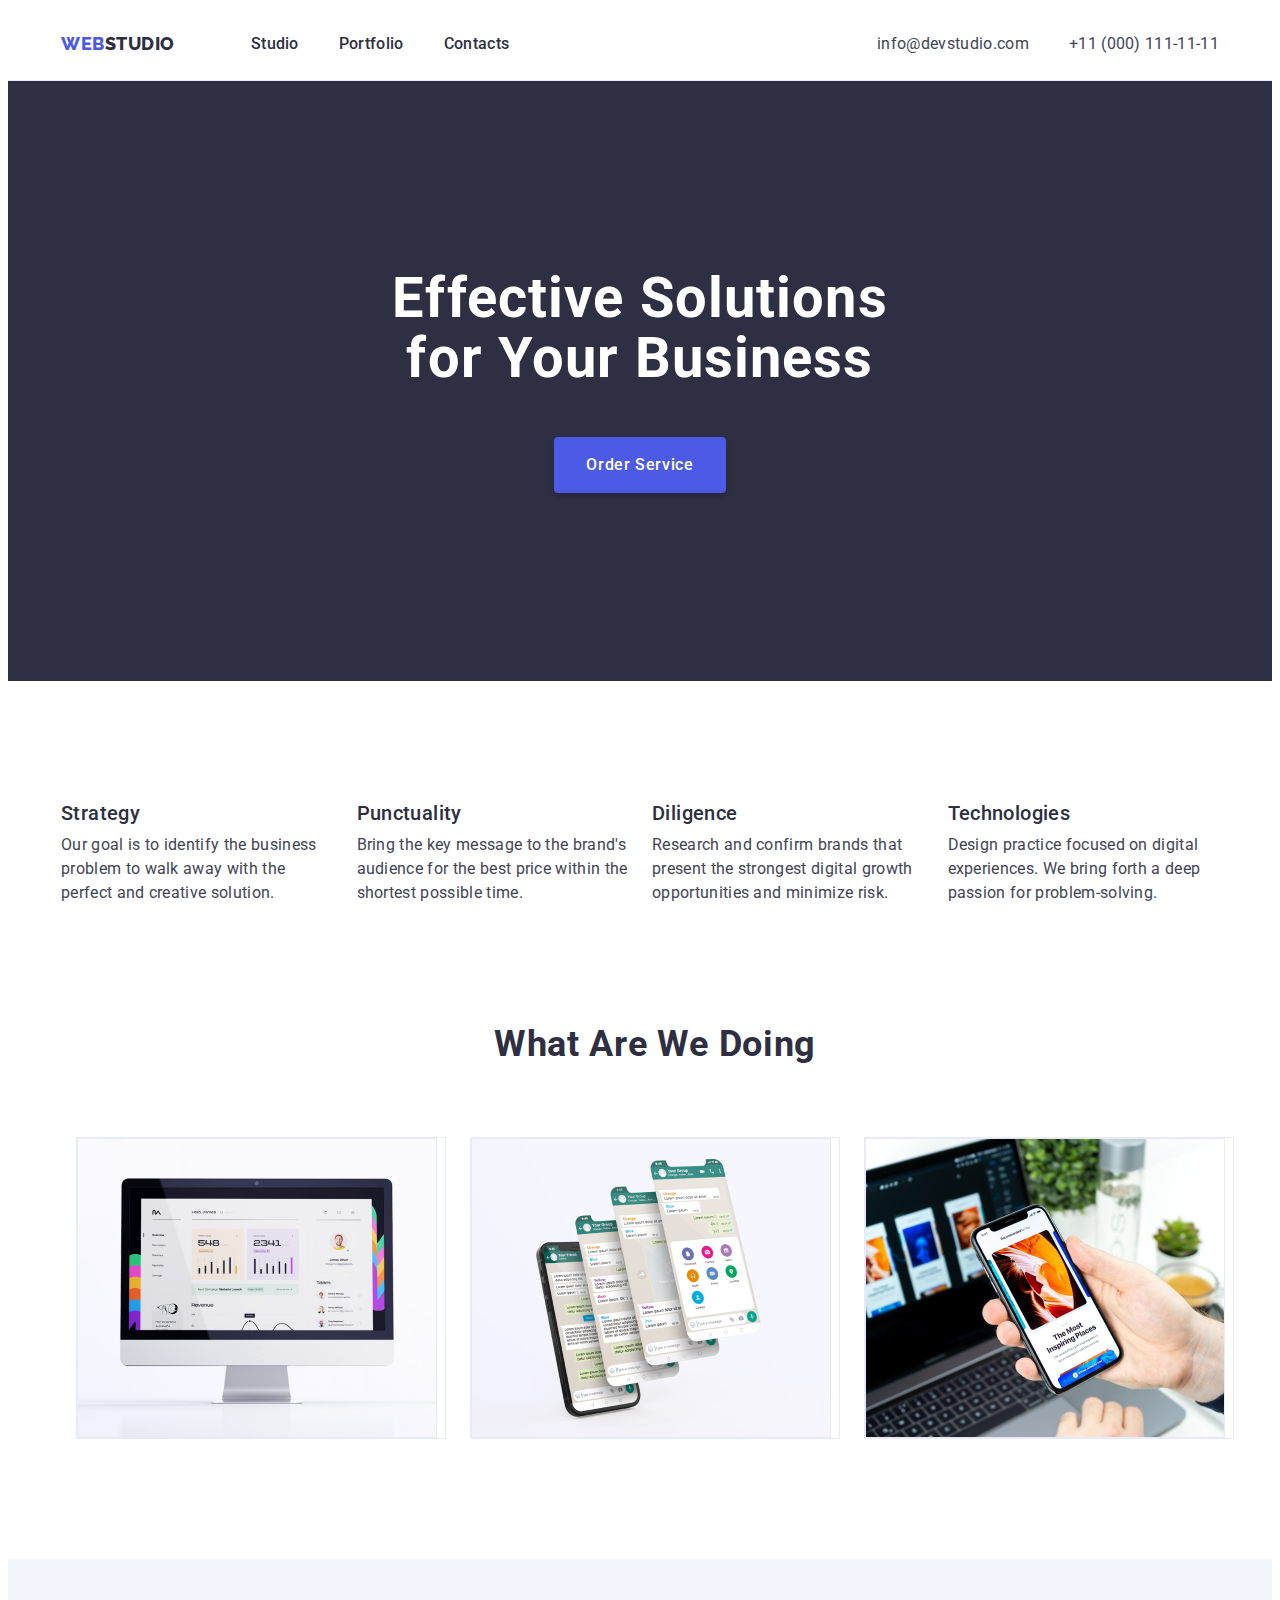
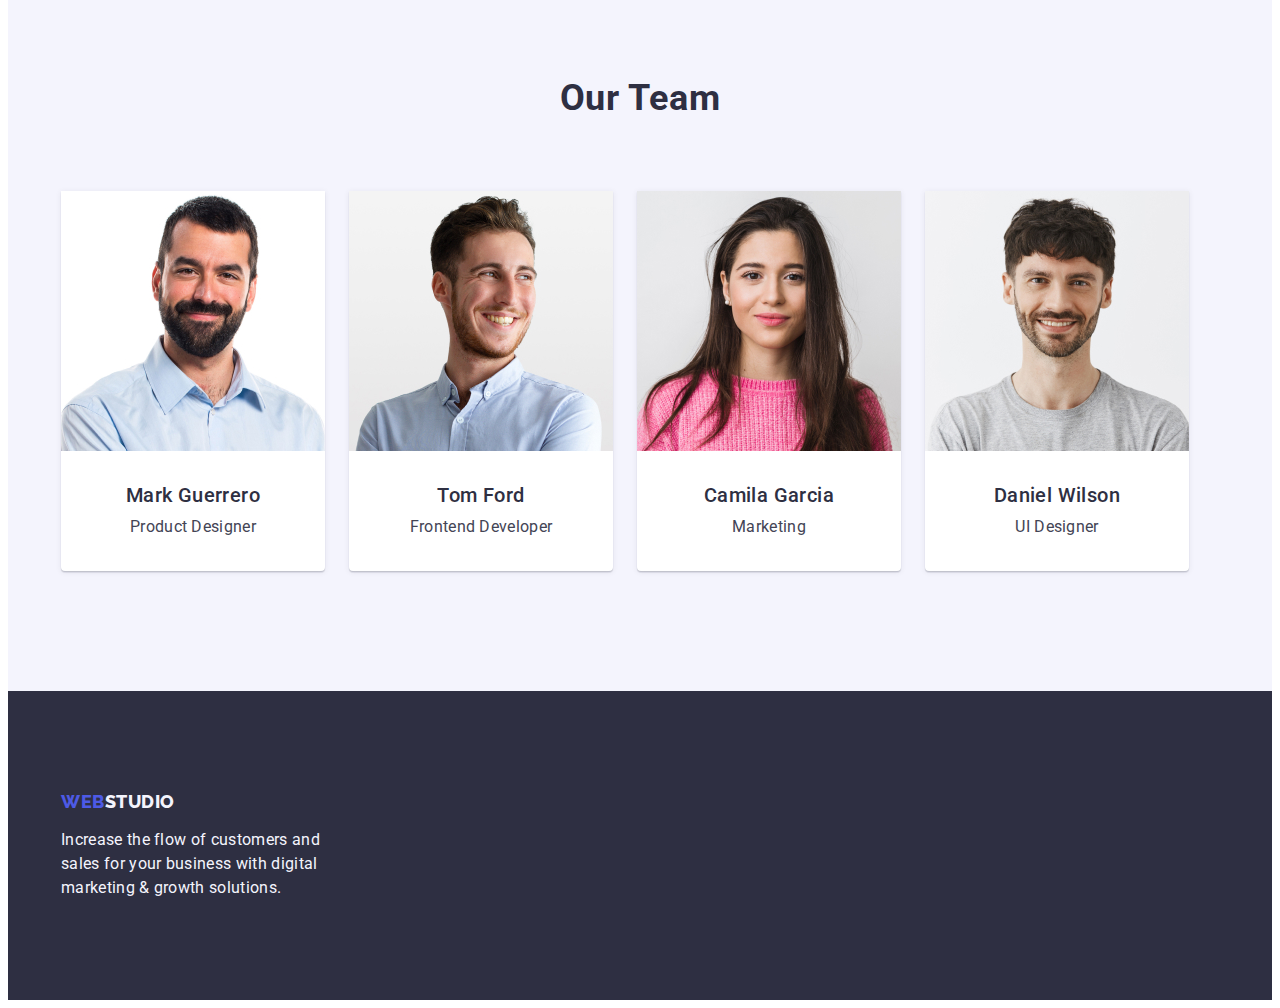
<file: index.html>
<!DOCTYPE html>
<html lang="en">
  <head>
    <meta charset="UTF-8" />
    <meta http-equiv="X-UA-Compatible" content="IE=edge" />
    <meta name="viewport" content="width=device-width, initial-scale=1.0" />
    <link rel="preconnect" href="https://fonts.googleapis.com" />
    <link rel="preconnect" href="https://fonts.gstatic.com" crossorigin />
    <link
      href="https://fonts.googleapis.com/css2?family=Raleway:wght@800&family=Roboto:wght@400;500;700;900&display=swap"
      rel="stylesheet"
    />
    <link rel="stylesheet" href="https://cdnjs.cloudflare.com/ajax/libs/modern-normalize/1.1.0/modern-normalize.min.css" integrity="sha512-wpPYUAdjBVSE4KJnH1VR1HeZfpl1ub8YT/NKx4PuQ5NmX2tKuGu6U/JRp5y+Y8XG2tV+wKQpNHVUX03MfMFn9Q==" crossorigin="anonymous" referrerpolicy="no-referrer" />
    <link rel="stylesheet" href="./css/style.css" />
    <title>WebStudio</title>
  </head>
  <body>
    <header class="main-header">
        <div class="header-container container">
          <nav class="header-navigation">
            <a
            class="logo-link link"
            href="./index.html"
            target="_blank"
            rel="noopener norefered nofollow"
            >Web<span class="title-logo">Studio</span></a
          >
              <ul class="header-menu list">
                <li class="list">
                  <a class="header-menu-item-link link" href="./index.html">Studio</a>
                </li>
                <li class="list">
                  <a class="header-menu-item-link link" href="./portfolio.html"
                    >Portfolio</a
                  >
                </li>
                <li class="list">
                  <a class="header-menu-item-link link" href="">Contacts</a>
                </li>
              </ul>
          </nav>
          <address class="header-contact-information">
            <ul class="contact-information list">
              <li class="list">
                <a class="header-menu-item-link contact-info link" href="mailto:info@devstudio.com"
                  >info@devstudio.com</a
                >
              </li>
              <li class="list">
                <a class="header-menu-item-link contact-info link" href="tel:+110001111111"
                  >+11 (000) 111-11-11</a
                >
              </li>
            </ul>
          </address>
        </div>
    </header>
    <main>
      <section class="main-section">
        <div class="main-section-banner container">
          <h1 class="main-section-title">
            Effective Solutions for Your Business
          </h1>
          <button class="main-section-button" type="button">Order Service</button>
        </div>
      </section>
      <section class="main-section-article">
        <div class="container">
          <h2 class="main-section-article-header">Our principles</h2>
          <ul class="main-section-article-list list">
            <li class="article-item list">
              <h3 class="main-section-article-title">Strategy</h3>
              <p class="main-section-article-text">
                Our goal is to identify the business problem to walk away with the
                perfect and creative solution.
              </p>
            </li>
            <li class="article-item list">
              <h3 class="main-section-article-title">Punctuality</h3>
              <p class="main-section-article-text">
                Bring the key message to the brand's audience for the best price
                within the shortest possible time.
              </p>
            </li>
            <li class="article-item list">
              <h3 class="main-section-article-title">Diligence</h3>
              <p class="main-section-article-text">
                Research and confirm brands that present the strongest digital
                growth opportunities and minimize risk.
              </p>
            </li>
            <li class="article-item list">
              <h3 class="main-section-article-title">Technologies</h3>
              <p class="main-section-article-text">
                Design practice focused on digital experiences. We bring forth a
                deep passion for problem-solving.
              </p>
            </li>
          </ul>
        </div>
      </section>
      <section class="our-products container">
        <div class="container">
          <h2 class="section-article-header">What are we doing</h2>
            <ul class="section-article-list list">
              <li class="section-article-list-item list">
                <img
                  src="./images/desctop-app.jpg"
                  alt="PC version of the site"
                  width="360"
                  height="300"
                />
              </li>
              <li class="section-article-list-item list">
                <img
                  src="./images/mobile-app.jpg"
                  alt="Adaptation of sites for mobile devices"
                  width="360"
                  height="300"
                />
              </li>
              <li class="section-article-list-item list">
                <img
                  src="./images/rectangle.jpg"
                  alt="Site interface on a mobile device"
                  width="360"
                  height="300"
                />
              </li>
            </ul>
        </div>
      </section>
      <section class="main-section-our-team">
        <div class="container">
          <h2 class="header-our-team">Our Team</h2>
          <ul class="main-section-our-team-list list">
            <li class="our-team-item-list list">
              <img
                src="./images/mark_guerrero.jpg"
                alt="Post photos of employees"
                width="264"
                height="260"
              />
              <div class="our-team-item-container">
                <h3 class="our-team-item-header">Mark Guerrero</h3>
                <p class="our-team-item-text">Product Designer</p>
              </div>
            </li>
            <li class="our-team-item-list list">
              <img
                src="./images/tom_ford.jpg"
                alt="Photo of a company employee"
                width="264"
                height="260"
              />
              <div class="our-team-item-container">
                <h3 class="our-team-item-header">Tom Ford</h3>
                <p class="our-team-item-text">Frontend Developer</p>
              </div>
            </li>
            <li class="our-team-item-list list">
              <img
                src="./images/camila_garcia.jpg"
                alt="Photo of a company employee"
                width="264"
                height="260"
              />
              <div class="our-team-item-container">
                <h3 class="our-team-item-header">Camila Garcia</h3>
              <p class="our-team-item-text">Marketing</p>
              </div>
            </li>
            <li class="our-team-item-list list">
              <img
                src="./images/daniel_wilson.jpg"
                alt="Photo of a company employee"
                width="264"
                height="260"
              />
              <div class="our-team-item-container">
                <h3 class="our-team-item-header">Daniel Wilson</h3>
              <p class="our-team-item-text">UI Designer</p>
              </div>
            </li>
          </ul>
        </div>
      </section>
    </main>
    <footer class="footer-section">
      <div class="container">
          <a
            class="footer-logo-link logo-link link"
            href="./index.html"
            target="_blank"
            rel="noopener norefered nofollow"
            >Web<span class="title-logo-footer">Studio</span></a
          >
        <p class="footer-article">
          Increase the flow of customers and sales for your business with digital
          marketing & growth solutions.
        </p>
      </div>
    </footer>
  </body>
</html>
</file>
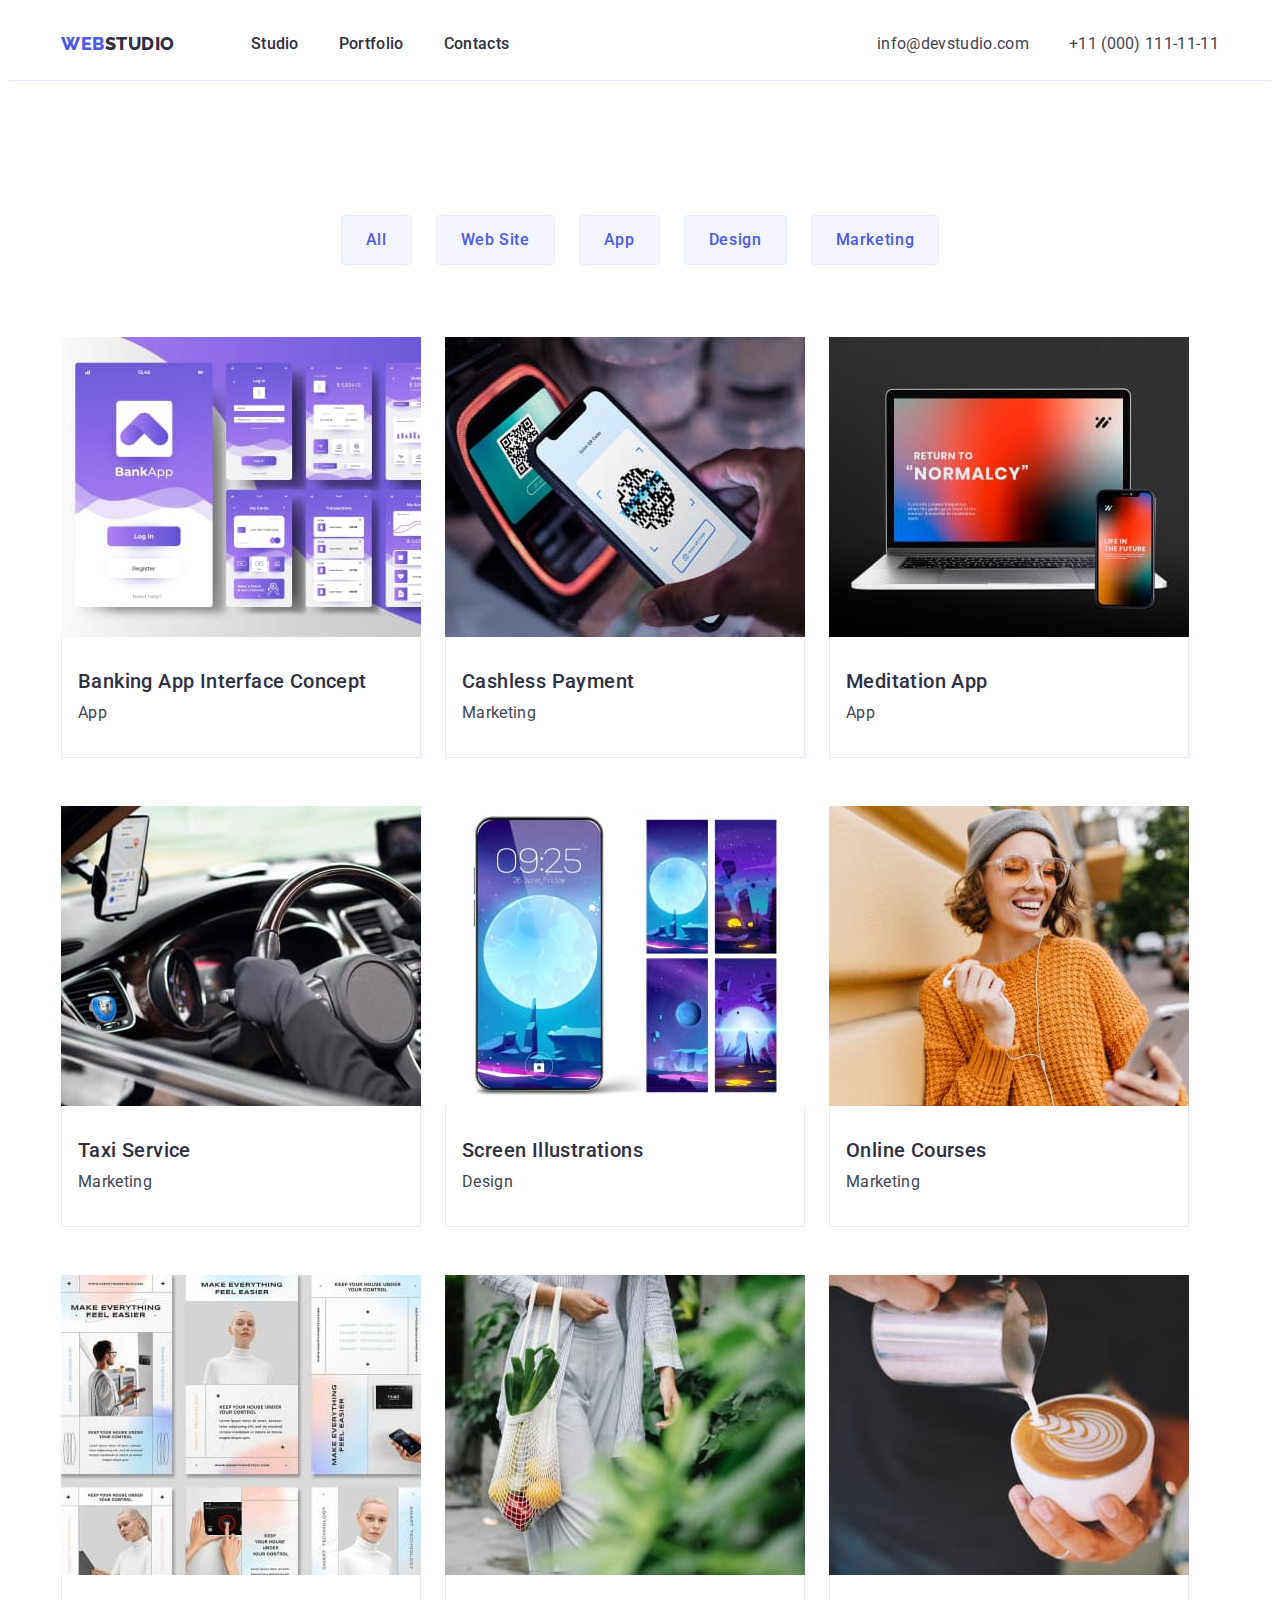
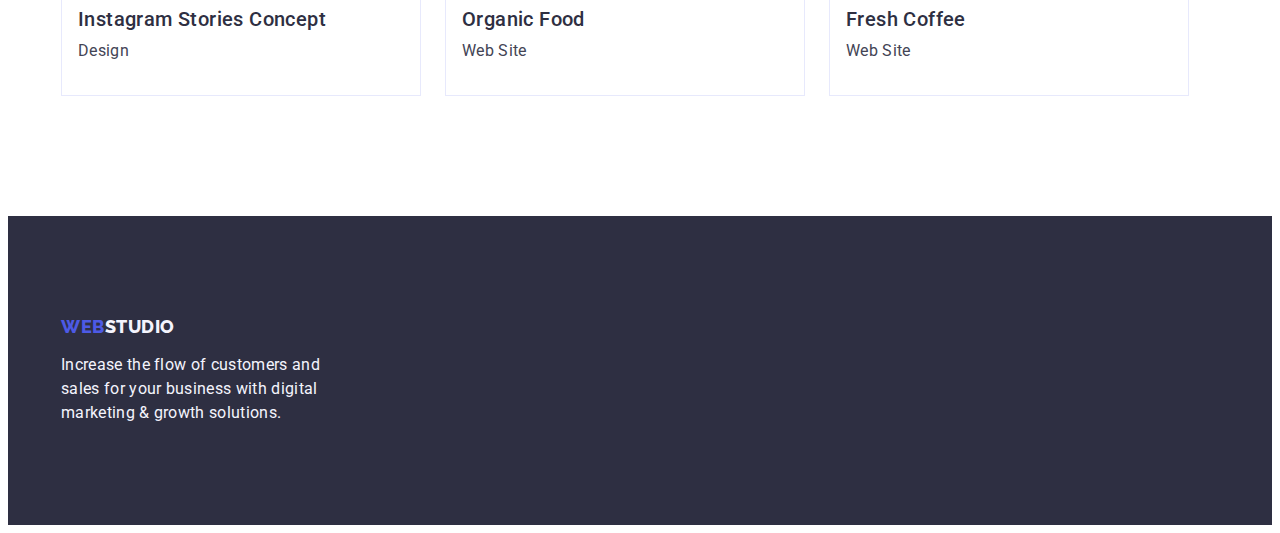
<file: portfolio.html>
<!DOCTYPE html>
<html lang="en">
  <head>
    <meta charset="UTF-8" />
    <meta http-equiv="X-UA-Compatible" content="IE=edge" />
    <meta name="viewport" content="width=device-width, initial-scale=1.0" />
    <link rel="preconnect" href="https://fonts.googleapis.com" />
    <link rel="preconnect" href="https://fonts.gstatic.com" crossorigin />
    <link
      href="https://fonts.googleapis.com/css2?family=Raleway:wght@800&family=Roboto:wght@400;500;700;900&display=swap"
      rel="stylesheet"
    />
    <link rel="stylesheet" href="https://cdnjs.cloudflare.com/ajax/libs/modern-normalize/1.1.0/modern-normalize.min.css" integrity="sha512-wpPYUAdjBVSE4KJnH1VR1HeZfpl1ub8YT/NKx4PuQ5NmX2tKuGu6U/JRp5y+Y8XG2tV+wKQpNHVUX03MfMFn9Q==" crossorigin="anonymous" referrerpolicy="no-referrer" />
    <link rel="stylesheet" href="./css/style.css" />
    <title>Portfolio</title>
  </head>
  <body>
    <header class="main-header">
      <div class="header-container container">
        <nav class="header-navigation">
          <a
          class="logo-link link"
          href="./index.html"
          target="_blank"
          rel="noopener norefered nofollow"
          >Web<span class="title-logo">Studio</span></a
        >
            <ul class="header-menu list">
              <li class="list">
                <a class="header-menu-item-link link" href="./index.html">Studio</a>
              </li>
              <li class="list">
                <a class="header-menu-item-link link" href="./portfolio.html"
                  >Portfolio</a
                >
              </li>
              <li class="list">
                <a class="header-menu-item-link link" href="">Contacts</a>
              </li>
            </ul>
        </nav>
        <address class="header-contact-information">
          <ul class="contact-information list">
            <li class="list">
              <a class="header-menu-item-link contact-info link" href="mailto:info@devstudio.com"
                >info@devstudio.com</a
              >
            </li>
            <li class="list">
              <a class="header-menu-item-link contact-info link" href="tel:+110001111111"
                >+11 (000) 111-11-11</a
              >
            </li>
          </ul>
        </address>
      </div>
  </header>
    <main>
      <section class="portfolio-main-section">
        <div class="container">
          <h1 class="portfolio-header">Portfolio</h1>
          <ul class="portfolio-main-filter-list list">
            <li class="list"><button class="portfolio-section-button" type="button">All</button></li>
            <li class="list"><button class="portfolio-section-button" type="button">
              Web Site
            </button></li>
            <li class="list"><button class="portfolio-section-button" type="button">App</button></li>
            <li class="list"><button class="portfolio-section-button" type="button">Design</button></li>
            <li class="list"><button class="portfolio-section-button" type="button">
              Marketing
            </button></li>
          </ul>
        <ul class="portfolio-main-work-list list">
          <li class="list">
            <a class="link" href="" target="_blank" rel="noopener noreferrer">
              <img
              class="portfolio-main-work-list-item"
                src="./images/banking-app-interface-concept.jpg"
                alt="Banking Application"
                width="360"
                height="300"
              />
              <div class="portfolio-main-work-list-description">
                <h2 class="portfolio-work-list-title">Banking App Interface Concept</h2>
                <p class="portfolio-work-list-kind">App</p>
              </div>
            </a>
          </li>
          <li class="list">
            <a class="link" href="" target="_blank" rel="noopener noreferrer">
              <img
              class="portfolio-main-work-list-item"
                src="./images/cashless-payment.jpg"
                alt="Payment by smartphone"
                width="360"
                height="300"
              />
              <div class="portfolio-main-work-list-description">
                <h2 class="portfolio-work-list-title">Cashless Payment</h2>
                <p class="portfolio-work-list-kind">Marketing</p>
              </div>
            </a>
          </li>
          <li class="list">
            <a class="link" href="" target="_blank" rel="noopener noreferrer">
              <img
              class="portfolio-main-work-list-item"
                src="./images/meditation-app.jpg"
                alt="Laptop and cellphone"
                width="360"
                height="300"
              />
              <div class="portfolio-main-work-list-description">
                <h2 class="portfolio-work-list-title">Meditation App</h2>
                <p class="portfolio-work-list-kind">App</p>
              </div>
            </a>
          </li>
          <li class="list">
            <a class="link" href="" target="_blank" rel="noopener noreferrer">
              <img
              class="portfolio-main-work-list-item"
                src="./images/taxi-service.jpg"
                alt="Vehicle dashboard"
                width="360"
                height="300"
              />
              <div class="portfolio-main-work-list-description">
                <h2 class="portfolio-work-list-title">Taxi Service</h2>
                <p class="portfolio-work-list-kind">Marketing</p>
              </div>
            </a>
          </li>
          <li class="list">
            <a class="link" href="" target="_blank" rel="noopener noreferrer">
              <img
              class="portfolio-main-work-list-item"
                src="./images/screen-illustrations.jpg"
                alt="Screen Illustrations"
                width="360"
                height="300"
              />
              <div class="portfolio-main-work-list-description">
                <h2 class="portfolio-work-list-title">Screen Illustrations</h2>
                <p class="portfolio-work-list-kind">Design</p>
              </div>
            </a>
          </li>
          <li class="list">
            <a class="link" href="" target="_blank" rel="noopener noreferrer">
              <img
              class="portfolio-main-work-list-item"
                src="./images/online-courses.jpg"
                alt="Online courses"
                width="360"
                height="300"
              />
              <div class="portfolio-main-work-list-description">
                <h2 class="portfolio-work-list-title">Online Courses</h2>
                <p class="portfolio-work-list-kind">Marketing</p>
              </div>
            </a>
          </li>
          <li class="list">
            <a class="link" href="" target="_blank" rel="noopener noreferrer">
              <img
              class="portfolio-main-work-list-item"
                src="./images/instagram-stories-concept.jpg"
                alt="Instagram stories"
                width="360"
                height="300"
              />
              <div class="portfolio-main-work-list-description">
                <h2 class="portfolio-work-list-title">Instagram Stories Concept</h2>
                <p class="portfolio-work-list-kind">Design</p>
              </div>
            </a>
          </li>
          <li class="list">
            <a class="link" href="" target="_blank" rel="noopener noreferrer">
              <img
            class="portfolio-main-work-list-item"
              src="./images/organic-food.jpg"
              alt="Fresh fruits"
              width="360"
              height="300"
            />
            <div class="portfolio-main-work-list-description">
              <h2 class="portfolio-work-list-title">Organic Food</h2>
              <p class="portfolio-work-list-kind">Web Site</p>
            </div>
            </a>
          </li>
          <li class="list">
            <a class="link" href="" target="_blank" rel="noopener noreferrer">
              <img
              class="portfolio-main-work-list-item"
                src="./images/fresh-coffee.jpg"
                alt="Cup of coffee"
                width="360"
                height="300"
              />
              <div class="portfolio-main-work-list-description">
                <h2 class="portfolio-work-list-title">Fresh Coffee</h2>
                <p class="portfolio-work-list-kind">Web Site</p>
              </div>
            </a>
          </li>
        </ul>
        </div>
      </section>
    </main>
    <footer class="footer-section">
      <div class="container">
          <a
            class="footer-logo-link logo-link link"
            href="./index.html"
            target="_blank"
            rel="noopener norefered nofollow"
            >Web<span class="title-logo-footer">Studio</span></a
          >
        <p class="footer-article">
          Increase the flow of customers and sales for your business with digital
          marketing & growth solutions.
        </p>
      </div>
    </footer>
  </body>
</html>
</file>
<file: css/style.css>
:root {
 --main-color: #2E2F42;
 --secondary-color: #434455;
 --main-background-text-color: #FFFFFF;
 --secondary-background-color: #F4F4FD;
 --active-focus-hover-color: #4D5AE5;
 --botton-color: #404BBF;
 --main-font: 'Roboto', sans-serif;
 --secondary-font: "Raleway", sans-serif;
}

h1, h2, h3, h4, p {
  margin-top: 0;
  margin-bottom: 0;
}

.link {
  text-decoration: none;
}

.list {
  list-style: none;
}

ul, li {
  margin-top: 0;
  margin-bottom: 0;
  padding-left: 0;
}

img {
  display: block;
}

body {
  font-family: var(--main-font);
  color: var(--secondary-color);
  background-color: var(--main-background-text-color);
}

.container {
  width: 1158px;
  margin: 0 auto;
  padding: 0 15px;
}

.main-header {
  border-bottom: 1px solid #E7E9FC;
}

.header-container {
  display: flex;
}

.header-navigation {
  display: flex;
  align-items: center;
  padding-top: 24px;
  padding-bottom: 24px;
}

.logo-link {
  margin-right: 76px;
}

.header-menu {
  display: flex;
  gap: 40px;
}

.header-contact-information {
  margin-left: auto;
}

.contact-information {
  display: flex;
  gap: 40px;
  padding-top: 24px;
  padding-bottom: 24px;
}


.logo-link {
  font-family: var(--secondary-font);
  font-weight: 800;
  font-size: 18px;
  line-height: 1.17;
  letter-spacing: 0.03em;
  text-transform: uppercase;
  text-decoration: none;
  color: var(--active-focus-hover-color);
}

.title-logo {
  color: var(--main-color);
}

.header-menu-item-link {
  font-family: inherit;
  font-weight: 500;
  font-size: 16px;
  line-height: 1.5;
  letter-spacing: 0.02em;
  color: var(--main-color);
  padding-top: 24px;
  padding-bottom: 24px;
}

.header-contact-information {
  font-style: normal
}

.contact-info,
.contact-info {
  font-weight: 400;
  color: var(--secondary-color);
}

.header-menu-item-link:focus,
.header-contact-mail:focus,
.header-contact-phone:focus,
.header-menu-item-link:hover,
.header-contact-mail:hover,
.header-contact-phone:hover {
  color: var(--active-focus-hover-color);
  ;
}

.main-section {
  background: var(--main-color);
  padding-top: 188px;
  padding-bottom: 188px;
}

.main-section-title {
  font-family: inherit;
  font-weight: 700;
  font-size: 56px;
  line-height: 1.07;
  letter-spacing: 0.02em;
  color: var(--main-background-text-color);
  text-align: center;
  max-width: 496px;
  margin-left: auto;
  margin-right: auto;
  margin-bottom: 48px;
}

.main-section-button {
  display: block;
  font-family: inherit;
  min-width: 169px;
  background-color: var(--active-focus-hover-color);
  box-shadow: 0px 4px 4px rgba(0, 0, 0, 0.15);
  border-radius: 4px;
  border: 0;
  font-weight: 500;
  font-size: 16px;
  line-height: 1.5;
  letter-spacing: 0.04em;
  color: var(--main-background-text-color);
  padding: 16px 32px;
  cursor: pointer;
  margin-left: auto;
  margin-right: auto;
}
.main-section-button:focus,
.main-section-button:hover {
  background-color:var(--active-focus-hover-color);
}

.main-section-article {
  padding-top: 120px;
  padding-bottom: 120px;
}

.main-section-article-header {
  display: none;
}

.main-section-article-list {
  display: flex;
  gap: 24px;
}

.article-item {
  flex-basis: calc((100% - 3 * 24px) / 4);
}

.main-section-article-title {
  font-family: inherit;
  font-weight: 500;
  font-size: 20px;
  line-height: 1.2;
  letter-spacing: 0.02em;
  color: var(--main-color);
  margin-bottom: 8px;
}

.main-section-article-text {
  font-family: inherit;
  font-size: 16px;
  line-height: 1.5;
  letter-spacing: 0.02em;
  color: var(--secondary-color);
}

.section-article-header {
  font-family: inherit;
  font-weight: 700;
  font-size: 36px;
  line-height: 1.11;
  text-align: center;
  letter-spacing: 0.02em;
  text-transform: capitalize;
  color: var(--main-color);
  margin-bottom: 72px;
}

.our-products {
  padding-bottom: 120px;
}
.section-article-list {
  display: flex;
  gap: 24px;
}

.section-article-list-item {
  width: calc((100% - 3 * 16px) / 3);
  border: 1px solid #E7E9FC;
}

.main-section-our-team {
  background-color: var(--secondary-background-color);
  padding-top: 120px;
  padding-bottom: 120px;
}

.main-section-our-team-list {
  display: flex;
  gap: 24px;
  flex-basis: calc((100% - 3 * 24px) / 4);
}

.our-team-item-container {
  padding-top: 32px;
  padding-bottom: 32px;
  padding-left: 16px;
  padding-right: 16px;
}

.our-team-item-header {
  margin-bottom: 8px;
}

.our-team-item-list {
  background-color: var(--main-background-text-color);
  box-shadow: 0px 1px 6px rgba(46, 47, 66, 0.08), 0px 1px 1px rgba(46, 47, 66, 0.16), 0px 2px 1px rgba(46, 47, 66, 0.08);
  border-radius: 0px 0px 4px 4px;
}

.header-our-team {
  font-family: inherit;
  font-weight: 700;
  font-size: 36px;
  line-height: 1.11;
  text-align: center;
  letter-spacing: 0.02em;
  text-transform: capitalize;
  color: var(--main-color);
  margin-bottom: 72px;
}

.our-team-item-header {
  font-family: inherit;
  font-weight: 500;
  font-size: 20px;
  line-height: 1.2;
  text-align: center;
  letter-spacing: 0.02em;
  color: var(--main-color);
  margin-bottom: 8px;
}

.our-team-item-text {
  font-family: inherit;
  font-size: 16px;
  line-height: 1.5;
  text-align: center;
  letter-spacing: 0.02em;
  color: var(--secondary-color);
}

.footer-section {
  background-color: var(--main-color);
  padding-top: 100px;
  padding-bottom: 100px;
}

.footer-logo-link {
  display: inline-block;
  margin-bottom: 16px;
}

.title-logo-footer {
  color: var(--secondary-background-color);
}

.footer-article {
  font-family: inherit;
  font-size: 16px;
  line-height: 1.5;
  letter-spacing: 0.02em;
  color: var(--secondary-background-color);
  max-width: 264px;
}

.portfolio-main-section {
  padding-top: 96px;
  padding-bottom: 120px;
}

.portfolio-header {
  visibility: hidden;
}


.portfolio-main-filter-list {
  display: flex;
  gap: 24px;
  justify-content: center;
  margin-bottom: 72px;
}

.portfolio-section-button {
  font-family: inherit;
  font-style: normal;
  font-weight: 500;
  font-size: 16px;
  line-height: 1.5;
  text-align: center;
  letter-spacing: 0.04em;
  color: var(--active-focus-hover-color);
  background-color: var(--secondary-background-color);
  border: 1px solid #E7E9FC;
  border-radius: 4px;
  padding: 12px 24px;
}

.portfolio-section-button:hover,
.portfolio-section-button:focus {
  background-color: var(--botton-color);
  box-shadow: 0px 3px 1px rgba(0, 0, 0, 0.1), 0px 2px 1px rgba(0, 0, 0, 0.08), 0px 2px 2px rgba(0, 0, 0, 0.12);
  color: var(--main-background-text-color);
  cursor: pointer;
  border: 1px solid transparent;
}

.portfolio-main-work-list {
  display: flex;
  flex-wrap: wrap;
  gap: 48px 24px;
}

.portfolio-main-work-list-description {
  padding: 32px 16px;
  border: 1px solid #E7E9FC;
  border-top: none;
}

.portfolio-work-list-title {
  font-family: inherit;
  font-weight: 500;
  font-size: 20px;
  line-height: 1.2;
  letter-spacing: 0.02em;
  color: var(--main-color);
  margin-bottom: 8px;
}

.portfolio-work-list-kind {
  font-size: 16px;
  line-height: 1.5;
  letter-spacing: 0.02em;
  color: var(--secondary-color);
}
</file>
